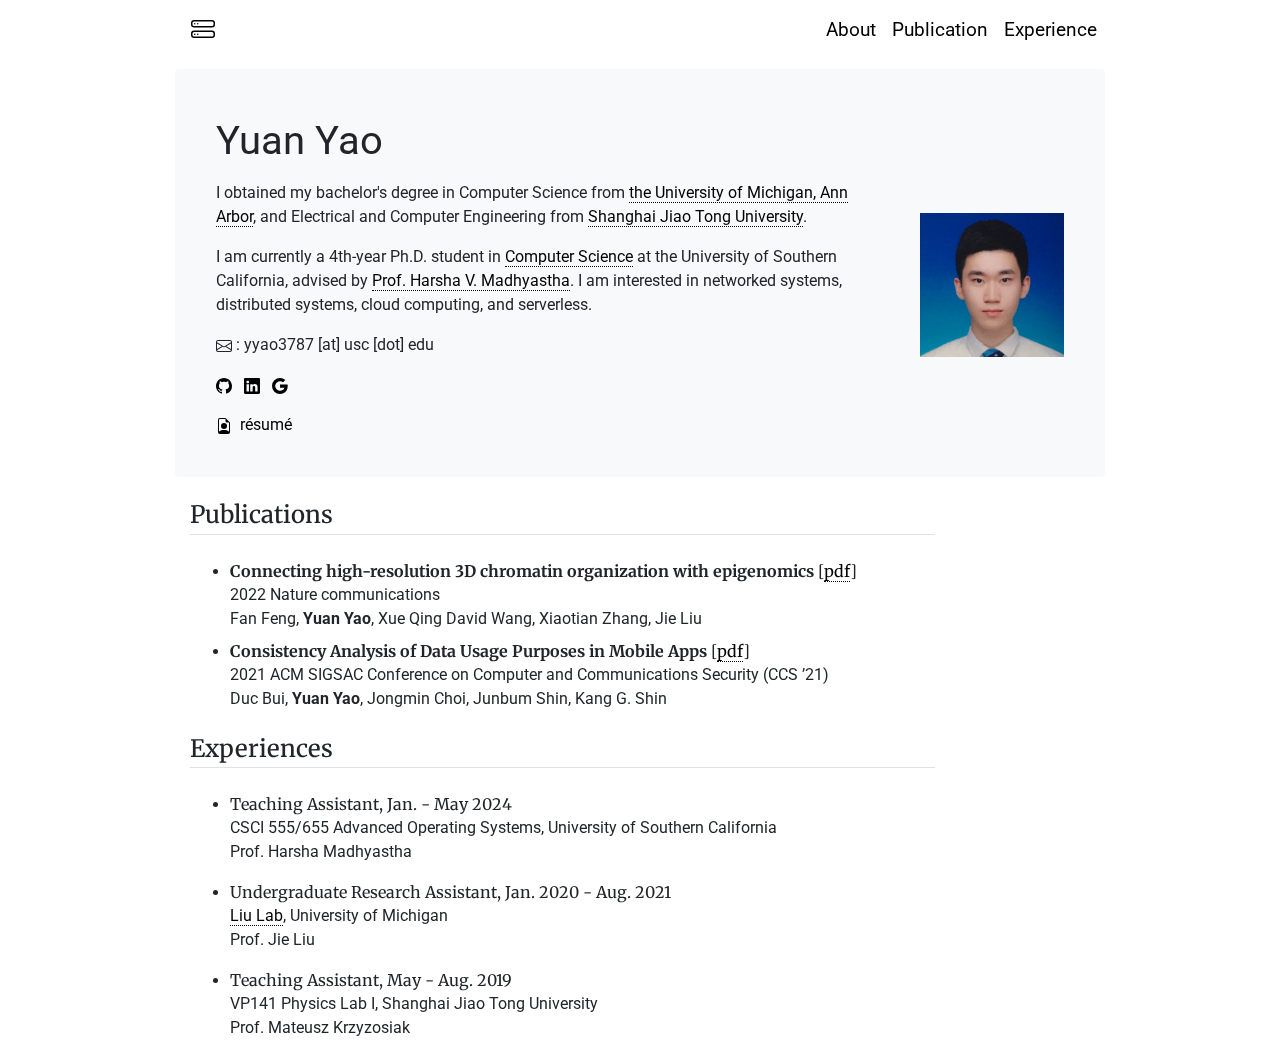
<file: index.html>
<!DOCTYPE html>
<html>
  <head>
    <title>Homepage of Yuan Yao</title>
    <meta charset="utf-8">
    <meta name="description" content="Yuan Yao's homepage">
    
    <!-- Global site tag (gtag.js) - Google Analytics -->
    <script async src="https://www.googletagmanager.com/gtag/js?id=G-ECKZ5L65XF"></script>
    <script>
      window.dataLayer = window.dataLayer || [];
      function gtag(){dataLayer.push(arguments);}
      gtag('js', new Date());

      gtag('config', 'G-ECKZ5L65XF');
    </script>

    <!-- Google Fonts -->
    <link rel="preconnect" href="https://fonts.gstatic.com">
    <link href="https://fonts.googleapis.com/css2?family=Merriweather:wght@300&family=Roboto+Mono:wght@300&family=Roboto:wght@400;700&display=swap" rel="stylesheet">
    <link href="https://fonts.googleapis.com/icon?family=Material+Icons" rel="stylesheet">


    <!-- Bootstrap 4 -->
    <link rel="stylesheet" href="https://stackpath.bootstrapcdn.com/bootstrap/4.3.1/css/bootstrap.min.css" integrity="sha384-ggOyR0iXCbMQv3Xipma34MD+dH/1fQ784/j6cY/iJTQUOhcWr7x9JvoRxT2MZw1T" crossorigin="anonymous">
    <script src="https://code.jquery.com/jquery-3.7.1.slim.min.js" integrity="sha384-q8i/X+965DzO0rT7abK41JStQIAqVgRVzpbzo5smXKp4YfRvH+8abtTE1Pi6jizo" crossorigin="anonymous"></script>
    <script src="https://cdnjs.cloudflare.com/ajax/libs/popper.js/1.14.7/umd/popper.min.js" integrity="sha384-UO2eT0CpHqdSJQ6hJty5KVphtPhzWj9WO1clHTMGa3JDZwrnQq4sF86dIHNDz0W1" crossorigin="anonymous"></script>
    <script src="https://stackpath.bootstrapcdn.com/bootstrap/4.3.1/js/bootstrap.min.js" integrity="sha384-JjSmVgyd0p3pXB1rRibZUAYoIIy6OrQ6VrjIEaFf/nJGzIxFDsf4x0xIM+B07jRM" crossorigin="anonymous"></script>  

    <!-- Customize stylesheet -->
    <link href="assets/css/style.css" rel="stylesheet">
  </head>

  <body>

    <!-- Navigation -->
    <nav class="site-header sticky-top py-2 mb-2">
      <div class="container d-flex flex-md-row justify-content-between">
        <a class="py-2 px-3" href="#">
          <svg xmlns="http://www.w3.org/2000/svg" width="24" height="24" fill="currentColor" class="bi bi-hdd-stack" viewBox="0 0 16 16">
            <path d="M14 10a1 1 0 0 1 1 1v1a1 1 0 0 1-1 1H2a1 1 0 0 1-1-1v-1a1 1 0 0 1 1-1h12zM2 9a2 2 0 0 0-2 2v1a2 2 0 0 0 2 2h12a2 2 0 0 0 2-2v-1a2 2 0 0 0-2-2H2z"/>
            <path d="M5 11.5a.5.5 0 1 1-1 0 .5.5 0 0 1 1 0zm-2 0a.5.5 0 1 1-1 0 .5.5 0 0 1 1 0zM14 3a1 1 0 0 1 1 1v1a1 1 0 0 1-1 1H2a1 1 0 0 1-1-1V4a1 1 0 0 1 1-1h12zM2 2a2 2 0 0 0-2 2v1a2 2 0 0 0 2 2h12a2 2 0 0 0 2-2V4a2 2 0 0 0-2-2H2z"/>
            <path d="M5 4.5a.5.5 0 1 1-1 0 .5.5 0 0 1 1 0zm-2 0a.5.5 0 1 1-1 0 .5.5 0 0 1 1 0z"/>
          </svg>
        </a>
        <div class="d-flex flex-md-row justify-content-end">
          <div class="py-2 px-2 d-none d-md-inline-block site-header-text ">
            <a href="#top">About</a>
          </div>
          <div class="py-2 px-2 d-none d-md-inline-block site-header-text">
            <a href="#publication">Publication</a>
          </div>
          <div class="py-2 px-2 d-none d-md-inline-block site-header-text">
            <a href="#experience">Experience</a>
          </div>
        </div>
      </div>
    </nav>

    <main class="container">
      <!-- About -->
      <div class="px-5 pt-5 pb-4 mb-3 rounded bg-light" id="about">
        <div class="row gx-5 row justify-content-between">
          <div class="col-md-9 px-0 mx-2">
            <h1 class="display-5" style="font-family: 'Roboto', sans-serif; font-weight: 400;">
              Yuan Yao
            </h1>
            <!-- <p class="my-3">
              <strike>I am an undergraduate student studying Computer Science at <a class="link" href="https://umich.edu/" target="_blank">the University of Michigan</a>, Ann Arbor.
              I am also studying Electrical and Computer Engineering at <a class="link" href="https://en.sjtu.edu.cn/" target="_blank">SJTU</a>, Shanghai.</strike>
            </p> -->
            <p class="my-3">
              I obtained my bachelor's degree in Computer Science from <a class="link" href="https://umich.edu/" target="_blank">the University of Michigan, Ann Arbor</a>,
              and Electrical and Computer Engineering from <a class="link" href="https://en.sjtu.edu.cn/" target="_blank">Shanghai Jiao Tong University</a>.
            </p>
            <p class="my-3">
              I am currently a 4th-year Ph.D. student in <a class="link" href="https://www.cs.usc.edu/" target="_blank">Computer Science</a> at the University of Southern California, advised by <a class="link" href="https://www.harsha.usc.edu/" target="_blank">Prof. Harsha V. Madhyastha</a>.
              I am interested in networked systems, distributed systems, cloud computing, and serverless.
            </p>
            <p class="my-3">
              <svg xmlns="http://www.w3.org/2000/svg" width="16" height="16" fill="currentColor" class="bi bi-envelope" viewBox="0 0 16 16">
                <path d="M0 4a2 2 0 0 1 2-2h12a2 2 0 0 1 2 2v8a2 2 0 0 1-2 2H2a2 2 0 0 1-2-2V4zm2-1a1 1 0 0 0-1 1v.217l7 4.2 7-4.2V4a1 1 0 0 0-1-1H2zm13 2.383-4.758 2.855L15 11.114v-5.73zm-.034 6.878L9.271 8.82 8 9.583 6.728 8.82l-5.694 3.44A1 1 0 0 0 2 13h12a1 1 0 0 0 .966-.739zM1 11.114l4.758-2.876L1 5.383v5.73z"/>
              </svg>
              : yyao3787 [at] usc [dot] edu
            </p>
            <p class="my-3">
              <a href="https://github.com/item084" target="_blank" class="contact">
                <svg xmlns="http://www.w3.org/2000/svg" width="16" height="16" fill="currentColor" class="bi bi-github" viewBox="0 0 16 16">
                  <path d="M8 0C3.58 0 0 3.58 0 8c0 3.54 2.29 6.53 5.47 7.59.4.07.55-.17.55-.38 0-.19-.01-.82-.01-1.49-2.01.37-2.53-.49-2.69-.94-.09-.23-.48-.94-.82-1.13-.28-.15-.68-.52-.01-.53.63-.01 1.08.58 1.23.82.72 1.21 1.87.87 2.33.66.07-.52.28-.87.51-1.07-1.78-.2-3.64-.89-3.64-3.95 0-.87.31-1.59.82-2.15-.08-.2-.36-1.02.08-2.12 0 0 .67-.21 2.2.82.64-.18 1.32-.27 2-.27.68 0 1.36.09 2 .27 1.53-1.04 2.2-.82 2.2-.82.44 1.1.16 1.92.08 2.12.51.56.82 1.27.82 2.15 0 3.07-1.87 3.75-3.65 3.95.29.25.54.73.54 1.48 0 1.07-.01 1.93-.01 2.2 0 .21.15.46.55.38A8.012 8.012 0 0 0 16 8c0-4.42-3.58-8-8-8z"/>
                </svg>
              </a>
              &nbsp;
              <a href="https://www.linkedin.com/in/yuanyaocs" target="_blank" class="contact">
                <svg xmlns="http://www.w3.org/2000/svg" width="16" height="16" fill="currentColor" class="bi bi-linkedin" viewBox="0 0 16 16">
                  <path d="M0 1.146C0 .513.526 0 1.175 0h13.65C15.474 0 16 .513 16 1.146v13.708c0 .633-.526 1.146-1.175 1.146H1.175C.526 16 0 15.487 0 14.854V1.146zm4.943 12.248V6.169H2.542v7.225h2.401zm-1.2-8.212c.837 0 1.358-.554 1.358-1.248-.015-.709-.52-1.248-1.342-1.248-.822 0-1.359.54-1.359 1.248 0 .694.521 1.248 1.327 1.248h.016zm4.908 8.212V9.359c0-.216.016-.432.08-.586.173-.431.568-.878 1.232-.878.869 0 1.216.662 1.216 1.634v3.865h2.401V9.25c0-2.22-1.184-3.252-2.764-3.252-1.274 0-1.845.7-2.165 1.193v.025h-.016a5.54 5.54 0 0 1 .016-.025V6.169h-2.4c.03.678 0 7.225 0 7.225h2.4z"/>
                </svg>
              </a>
              &nbsp;
              <a href="https://scholar.google.com/citations?user=HNChI8YAAAAJ" target="_blank" class="contact">
                <svg xmlns="http://www.w3.org/2000/svg" width="16" height="16" fill="currentColor" class="bi bi-google" viewBox="0 0 16 16">
                  <path d="M15.545 6.558a9.42 9.42 0 0 1 .139 1.626c0 2.434-.87 4.492-2.384 5.885h.002C11.978 15.292 10.158 16 8 16A8 8 0 1 1 8 0a7.689 7.689 0 0 1 5.352 2.082l-2.284 2.284A4.347 4.347 0 0 0 8 3.166c-2.087 0-3.86 1.408-4.492 3.304a4.792 4.792 0 0 0 0 3.063h.003c.635 1.893 2.405 3.301 4.492 3.301 1.078 0 2.004-.276 2.722-.764h-.003a3.702 3.702 0 0 0 1.599-2.431H8v-3.08h7.545z"/>
                </svg>
              </a>
              <!-- &nbsp;
              <a href="https://www.instagram.com/item084" target="_blank" class="contact">
                <svg xmlns="http://www.w3.org/2000/svg" width="16" height="16" fill="currentColor" class="bi bi-instagram" viewBox="0 0 16 16">
                  <path d="M8 0C5.829 0 5.556.01 4.703.048 3.85.088 3.269.222 2.76.42a3.917 3.917 0 0 0-1.417.923A3.927 3.927 0 0 0 .42 2.76C.222 3.268.087 3.85.048 4.7.01 5.555 0 5.827 0 8.001c0 2.172.01 2.444.048 3.297.04.852.174 1.433.372 1.942.205.526.478.972.923 1.417.444.445.89.719 1.416.923.51.198 1.09.333 1.942.372C5.555 15.99 5.827 16 8 16s2.444-.01 3.298-.048c.851-.04 1.434-.174 1.943-.372a3.916 3.916 0 0 0 1.416-.923c.445-.445.718-.891.923-1.417.197-.509.332-1.09.372-1.942C15.99 10.445 16 10.173 16 8s-.01-2.445-.048-3.299c-.04-.851-.175-1.433-.372-1.941a3.926 3.926 0 0 0-.923-1.417A3.911 3.911 0 0 0 13.24.42c-.51-.198-1.092-.333-1.943-.372C10.443.01 10.172 0 7.998 0h.003zm-.717 1.442h.718c2.136 0 2.389.007 3.232.046.78.035 1.204.166 1.486.275.373.145.64.319.92.599.28.28.453.546.598.92.11.281.24.705.275 1.485.039.843.047 1.096.047 3.231s-.008 2.389-.047 3.232c-.035.78-.166 1.203-.275 1.485a2.47 2.47 0 0 1-.599.919c-.28.28-.546.453-.92.598-.28.11-.704.24-1.485.276-.843.038-1.096.047-3.232.047s-2.39-.009-3.233-.047c-.78-.036-1.203-.166-1.485-.276a2.478 2.478 0 0 1-.92-.598 2.48 2.48 0 0 1-.6-.92c-.109-.281-.24-.705-.275-1.485-.038-.843-.046-1.096-.046-3.233 0-2.136.008-2.388.046-3.231.036-.78.166-1.204.276-1.486.145-.373.319-.64.599-.92.28-.28.546-.453.92-.598.282-.11.705-.24 1.485-.276.738-.034 1.024-.044 2.515-.045v.002zm4.988 1.328a.96.96 0 1 0 0 1.92.96.96 0 0 0 0-1.92zm-4.27 1.122a4.109 4.109 0 1 0 0 8.217 4.109 4.109 0 0 0 0-8.217zm0 1.441a2.667 2.667 0 1 1 0 5.334 2.667 2.667 0 0 1 0-5.334z"/>
                </svg>
              </a> -->
            </p>
            <p class="my-3">
              <a href="files/resume.pdf" target="_blank" class="contact" title="resume">
                <svg xmlns="http://www.w3.org/2000/svg" width="16" height="16" fill="currentColor" class="bi bi-file-earmark-person" viewBox="0 0 16 16">
                  <path d="M11 8a3 3 0 1 1-6 0 3 3 0 0 1 6 0z"/>
                  <path d="M14 14V4.5L9.5 0H4a2 2 0 0 0-2 2v12a2 2 0 0 0 2 2h8a2 2 0 0 0 2-2zM9.5 3A1.5 1.5 0 0 0 11 4.5h2v9.255S12 12 8 12s-5 1.755-5 1.755V2a1 1 0 0 1 1-1h5.5v2z"/>
                </svg> &nbsp;résumé
              </a>
            </p>
          </div>
          <div class="col-md-2 px-0 mx-2 row align-items-center">
            <img src="images/avatar.jpg" alt="Yuan Yao" style="width: 100%;" />
          </div>
        </div>
      </div>

      <!-- Publications -->
      <div class="col-md-10 py-2">
        <h4 class="pb-1 mb-4 fst-italic border-bottom" style="font-family: 'Merriweather', serif;" id="publication">
          Publications
        </h4>
        <ul class="my-2">
          <li class="my-2">
            <p class="my-0" style="font-family: 'Merriweather', serif;">
              <b>Connecting high-resolution 3D chromatin organization with epigenomics</b> [<a class="link" href="https://www.nature.com/articles/s41467-022-29695-6" target="_blank">pdf</a>]
            </p>
            <p class="my-0" style="font-family: 'Roboto', sans-serif;">
              2022 Nature communications
            </p>
            <p class="my-0" style="font-family: 'Roboto', sans-serif;">
              Fan Feng, <b>Yuan Yao</b>, Xue Qing David Wang, Xiaotian Zhang, Jie Liu
            </p>
          </li>
          <li class="my-2">
            <p class="my-0" style="font-family: 'Merriweather', serif;">
              <b>Consistency Analysis of Data Usage Purposes in Mobile Apps</b> [<a class="link" href="https://rtcl.eecs.umich.edu/rtclweb/assets/publications/2021/ccs21-duc.pdf" target="_blank">pdf</a>]
            </p>
            <p class="my-0" style="font-family: 'Roboto', sans-serif;">
              2021 ACM SIGSAC Conference on Computer and Communications Security (CCS ’21)
            </p>
            <p class="my-0" style="font-family: 'Roboto', sans-serif;">
              Duc Bui, <b>Yuan Yao</b>, Jongmin Choi, Junbum Shin, Kang G. Shin
            </p>
          </li>
        </ul>
      </div>

      <!-- Experiences -->
      <div class="col-md-10 py-2">
        <h4 class="pb-1 mb-4 fst-italic border-bottom" style="font-family: 'Merriweather', serif;" id="experience">
          Experiences
        </h4>
        <ul class="my-2">
          <li class="my-2">
            <!-- <p style="font-family: 'Roboto Mono', monospace;"> -->
            <p class="my-0" style="font-family: 'Merriweather', serif;">
              Teaching Assistant, Jan. - May 2024
            </p>
            <p class="my-0" style="font-family: 'Roboto', sans-serif;">
              CSCI 555/655 Advanced Operating Systems, University of Southern California 
            </p>
            <p class="my-0" style="font-family: 'Roboto', sans-serif;"></p>
              Prof. Harsha Madhyastha
            </p>
          </li>
          <li class="my-2">
            <!-- <p style="font-family: 'Roboto Mono', monospace;"> -->
            <p class="my-0" style="font-family: 'Merriweather', serif;">
              Undergraduate Research Assistant, Jan. 2020 - Aug. 2021
            </p>

            <p class="my-0" style="font-family: 'Roboto', sans-serif;">
              <a class="link" href="https://jieliu6.github.io/" target="_blank">Liu Lab</a>, University of Michigan
            </p>
            <p class="my-0" style="font-family: 'Roboto', sans-serif;"></p>
              Prof. Jie Liu
            </p>
          </li>
          <li class="my-2">
            <!-- <p style="font-family: 'Roboto Mono', monospace;"> -->
            <p class="my-0" style="font-family: 'Merriweather', serif;">
              Teaching Assistant, May - Aug. 2019
            </p>
            <p class="my-0" style="font-family: 'Roboto', sans-serif;">
              VP141 Physics Lab I, Shanghai Jiao Tong University
            </p>
            <p class="my-0" style="font-family: 'Roboto', sans-serif;"></p>
              Prof. Mateusz Krzyzosiak
            </p>
          </li>
        </ul>

      </div>

      <!-- Current Works -->
      <!-- <div class="col-md-10 py-2">
        <h4 class="pb-1 mb-4 fst-italic border-bottom" style="font-family: 'Merriweather', serif;" id="experience">
          Current Work
        </h4>
        <ul class="my-2">
          <li class="my-2">
            I'm currently open to different research opportunities and working towards my first publication in my Ph.D. career.
          </li>
          <li class="my-2">
            I'm working on a project that uses Computer Science domain knowledge to aid manufacturing.
          </li>
          <li class="my-2">
            I'm working on a project that uses innovative methods to distribute knowledge from the Internet.
          </li>
        </ul>
      
      </div> -->
    </main>

  </body>
</html>
</file>
<file: assets/css/style.css>
.container {
  max-width: 960px;
}

.site-header {
  background-color: rgba(255, 255, 255, 0.5);
  -webkit-backdrop-filter: saturate(180%) blur(20px);
  backdrop-filter: saturate(180%) blur(20px);
}

.site-header a {
  color: #000000;
  transition: ease-in-out color .15s;
}

.site-header-text a {
  color: #000000;
  font-size: larger;
  transition: ease-in-out color .15s;
}

.site-header-text a:hover,
.site-header-text a:focus {
  border-bottom: .2rem solid;
  text-decoration: none;
}

a.link:link,
a.link:visited {
    color: black; 
    border-bottom: 1px dotted;
    text-decoration: none;
    transition: ease-in-out color .15s;
}

a.link:hover,
a.link:active {
  color: dodgerblue;
  transition: ease-in-out color .15s;
}

a.contact:link,
a.contact:visited {
    color: black; 
    text-decoration: none;
    transition: ease-in-out color .15s;
}

a.contact:hover,
a.contact:active {
  color: dodgerblue;
  transition: ease-in-out color .15s;
}
</file>
